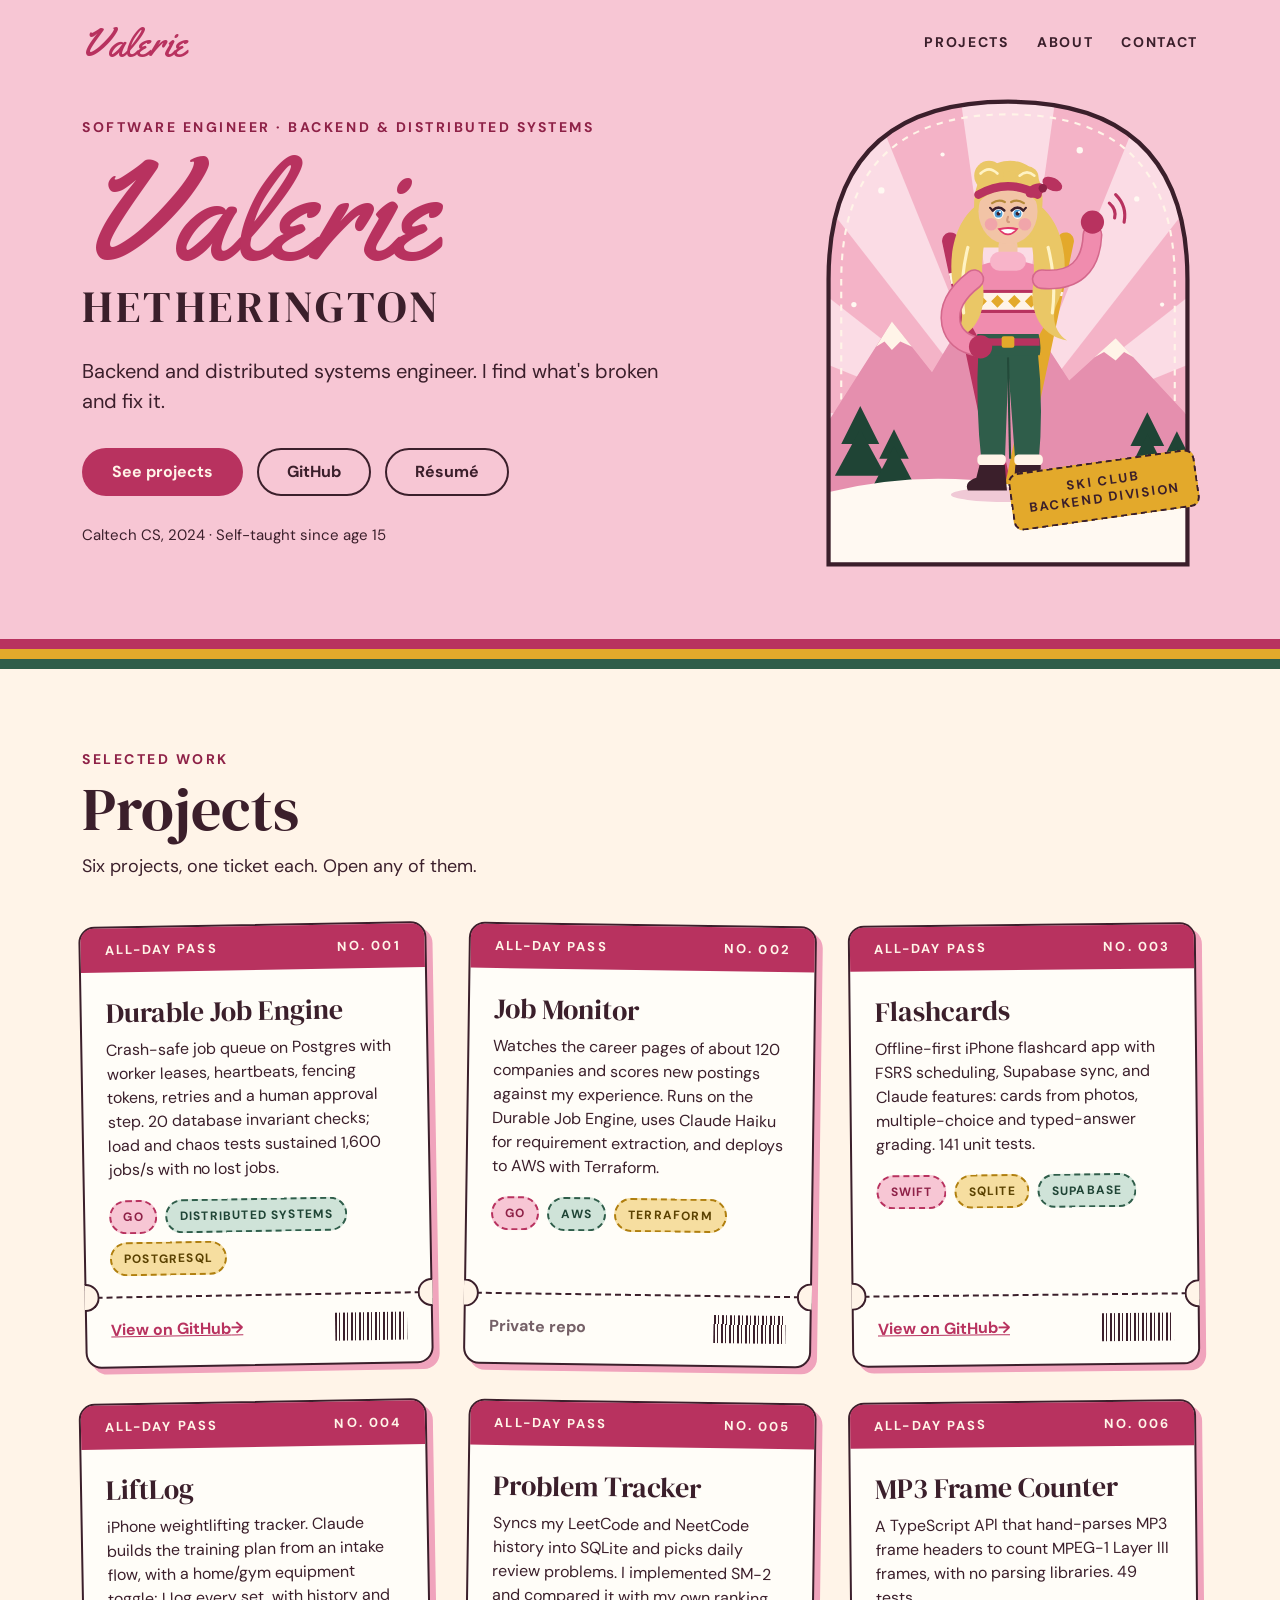
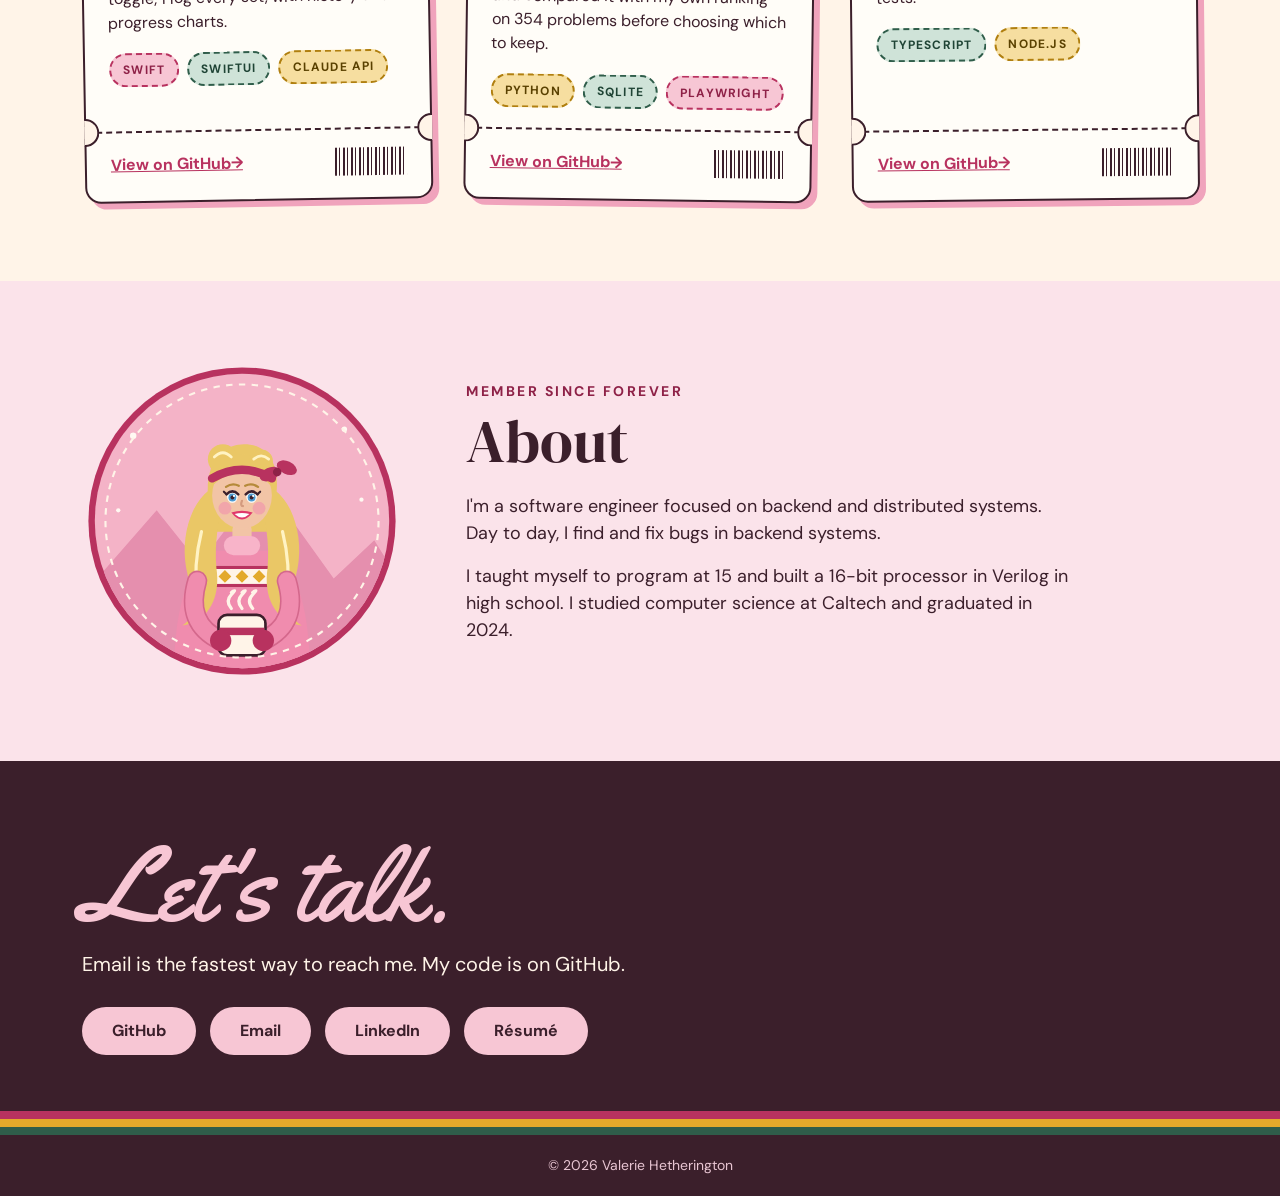
<file: index.html>
<!doctype html>
<html lang="en">
<head>
<meta charset="utf-8">
<meta name="viewport" content="width=device-width, initial-scale=1">
<title>Valerie Hetherington · Backend &amp; Distributed Systems Engineer</title>
<meta name="description" content="Valerie Hetherington is a software engineer focused on backend and distributed systems. Projects, background and contact.">
<meta name="theme-color" content="#F7C6D4">

<meta property="og:type" content="website">
<meta property="og:title" content="Valerie Hetherington · Backend &amp; Distributed Systems Engineer">
<meta property="og:description" content="Software engineer focused on backend and distributed systems. Projects, background and contact.">
<!-- Preview image URLs must be absolute. Update the domain here if you add a custom one. -->
<meta property="og:url" content="https://skifast.github.io/">
<meta property="og:image" content="https://skifast.github.io/assets/og-image.png">
<meta property="og:image:width" content="1200">
<meta property="og:image:height" content="630">
<meta property="og:image:alt" content="Valerie Hetherington, backend and distributed systems engineer, with an illustration of a smiling blonde skier in a pink sweater">
<meta name="twitter:card" content="summary_large_image">

<link rel="icon" href="favicon.svg" type="image/svg+xml">
<link rel="preconnect" href="https://fonts.googleapis.com">
<link rel="preconnect" href="https://fonts.gstatic.com" crossorigin>
<link href="https://fonts.googleapis.com/css2?family=DM+Sans:wght@400;500;700&amp;family=DM+Serif+Display&amp;family=Yellowtail&amp;display=swap" rel="stylesheet">
<link rel="stylesheet" href="styles.css">

<script type="application/ld+json">
{
  "@context": "https://schema.org",
  "@type": "Person",
  "name": "Valerie Hetherington",
  "jobTitle": "Software Engineer",
  "alumniOf": "California Institute of Technology",
  "sameAs": ["https://github.com/skifast"]
}
</script>
</head>
<body>
<a class="skip-link" href="#projects">Skip to projects</a>

<div class="hero-bg">
  <header class="container topbar">
    <a class="wordmark" href="#top" aria-label="Valerie, back to top">Valerie</a>
    <nav class="nav" aria-label="Main">
      <a href="#projects">Projects</a>
      <a href="#about">About</a>
      <a href="#contact">Contact</a>
    </nav>
  </header>

  <main id="top">
    <section class="container hero" aria-labelledby="hero-title">
      <div class="hero__text">
        <p class="eyebrow">Software engineer · Backend &amp; distributed systems</p>
        <h1 class="hero__name" id="hero-title">
          <span class="hero__first">Valerie</span>
          <span class="hero__last">Hetherington</span>
        </h1>
        <p class="hero__lede">Backend and distributed systems engineer. I find what's broken and fix it.</p>
        <div class="hero__actions">
          <a class="btn btn--primary" href="#projects">See projects</a>
          <a class="btn btn--outline" href="https://github.com/skifast" rel="noopener">GitHub</a>
          <!-- resume.pdf is a copy with the phone number and email removed -->
          <a class="btn btn--outline" href="resume.pdf">Résumé</a>
        </div>
        <p class="hero__facts">Caltech CS, 2024 · Self-taught since age 15</p>
      </div>
      <div class="hero__art">
        <img src="assets/hero.svg" width="360" height="460" fetchpriority="high"
             alt="Illustration of a smiling blonde woman in a pink knit sweater and green ski pants, one hand on her hip and the other waving, with two skis crossed behind her in front of snowy mountains">
        <div class="patch" aria-hidden="true">Ski Club<br>Backend Division</div>
      </div>
    </section>
  </main>
</div>

<div class="stripes" aria-hidden="true"><div></div><div></div><div></div></div>

<section class="section projects" id="projects" aria-labelledby="projects-title">
  <div class="container">
    <p class="eyebrow">Selected work</p>
    <h2 class="section-title" id="projects-title">Projects</h2>
    <p class="section-lede">Six projects, one ticket each. Open any of them.</p>

    <ul class="tickets">
      <li>
        <article class="ticket">
          <div class="ticket__band"><span>All-day pass</span><span>No. 001</span></div>
          <div class="ticket__body">
            <h3 class="ticket__title">Durable Job Engine</h3>
            <p class="ticket__text">Crash-safe job queue on Postgres with worker leases, heartbeats, fencing tokens, retries and a human approval step. 20 database invariant checks; load and chaos tests sustained 1,600 jobs/s with no lost jobs.</p>
            <ul class="tags">
              <li class="tag tag--pink">Go</li>
              <li class="tag tag--green">Distributed systems</li>
              <li class="tag tag--gold">PostgreSQL</li>
            </ul>
          </div>
          <div class="ticket__perf" aria-hidden="true"></div>
          <div class="ticket__foot">
            <a class="ticket__link" href="https://github.com/skifast/durable-job-engine" rel="noopener">View on GitHub<span class="sr-only">: Durable Job Engine</span> →</a>
            <div class="barcode" aria-hidden="true"></div>
          </div>
        </article>
      </li>

      <li>
        <article class="ticket">
          <div class="ticket__band"><span>All-day pass</span><span>No. 002</span></div>
          <div class="ticket__body">
            <h3 class="ticket__title">Job Monitor</h3>
            <p class="ticket__text">Watches the career pages of about 120 companies and scores new postings against my experience. Runs on the Durable Job Engine, uses Claude Haiku for requirement extraction, and deploys to AWS with Terraform.</p>
            <ul class="tags">
              <li class="tag tag--pink">Go</li>
              <li class="tag tag--green">AWS</li>
              <li class="tag tag--gold">Terraform</li>
            </ul>
          </div>
          <div class="ticket__perf" aria-hidden="true"></div>
          <div class="ticket__foot">
            <span class="ticket__note">Private repo</span>
            <div class="barcode" aria-hidden="true"></div>
          </div>
        </article>
      </li>

      <li>
        <article class="ticket">
          <div class="ticket__band"><span>All-day pass</span><span>No. 003</span></div>
          <div class="ticket__body">
            <h3 class="ticket__title">Flashcards</h3>
            <p class="ticket__text">Offline-first iPhone flashcard app with FSRS scheduling, Supabase sync, and Claude features: cards from photos, multiple-choice and typed-answer grading. 141 unit tests.</p>
            <ul class="tags">
              <li class="tag tag--pink">Swift</li>
              <li class="tag tag--gold">SQLite</li>
              <li class="tag tag--green">Supabase</li>
            </ul>
          </div>
          <div class="ticket__perf" aria-hidden="true"></div>
          <div class="ticket__foot">
            <a class="ticket__link" href="https://github.com/skifast/flashcards" rel="noopener">View on GitHub<span class="sr-only">: Flashcards</span> →</a>
            <div class="barcode" aria-hidden="true"></div>
          </div>
        </article>
      </li>

      <li>
        <article class="ticket">
          <div class="ticket__band"><span>All-day pass</span><span>No. 004</span></div>
          <div class="ticket__body">
            <h3 class="ticket__title">LiftLog</h3>
            <p class="ticket__text">iPhone weightlifting tracker. Claude builds the training plan from an intake flow, with a home/gym equipment toggle; I log every set, with history and progress charts.</p>
            <ul class="tags">
              <li class="tag tag--pink">Swift</li>
              <li class="tag tag--green">SwiftUI</li>
              <li class="tag tag--gold">Claude API</li>
            </ul>
          </div>
          <div class="ticket__perf" aria-hidden="true"></div>
          <div class="ticket__foot">
            <a class="ticket__link" href="https://github.com/skifast/liftlog" rel="noopener">View on GitHub<span class="sr-only">: LiftLog</span> →</a>
            <div class="barcode" aria-hidden="true"></div>
          </div>
        </article>
      </li>

      <li>
        <article class="ticket">
          <div class="ticket__band"><span>All-day pass</span><span>No. 005</span></div>
          <div class="ticket__body">
            <h3 class="ticket__title">Problem Tracker</h3>
            <p class="ticket__text">Syncs my LeetCode and NeetCode history into SQLite and picks daily review problems. I implemented SM-2 and compared it with my own ranking on 354 problems before choosing which to keep.</p>
            <ul class="tags">
              <li class="tag tag--gold">Python</li>
              <li class="tag tag--green">SQLite</li>
              <li class="tag tag--pink">Playwright</li>
            </ul>
          </div>
          <div class="ticket__perf" aria-hidden="true"></div>
          <div class="ticket__foot">
            <a class="ticket__link" href="https://github.com/skifast/problem-tracker" rel="noopener">View on GitHub<span class="sr-only">: Problem Tracker</span> →</a>
            <div class="barcode" aria-hidden="true"></div>
          </div>
        </article>
      </li>

      <li>
        <article class="ticket">
          <div class="ticket__band"><span>All-day pass</span><span>No. 006</span></div>
          <div class="ticket__body">
            <h3 class="ticket__title">MP3 Frame Counter</h3>
            <p class="ticket__text">A TypeScript API that hand-parses MP3 frame headers to count MPEG-1 Layer III frames, with no parsing libraries. 49 tests.</p>
            <ul class="tags">
              <li class="tag tag--green">TypeScript</li>
              <li class="tag tag--gold">Node.js</li>
            </ul>
          </div>
          <div class="ticket__perf" aria-hidden="true"></div>
          <div class="ticket__foot">
            <a class="ticket__link" href="https://github.com/skifast/mp3-frame-counter" rel="noopener">View on GitHub<span class="sr-only">: MP3 Frame Counter</span> →</a>
            <div class="barcode" aria-hidden="true"></div>
          </div>
        </article>
      </li>
    </ul>
  </div>
</section>

<section class="section about" id="about" aria-labelledby="about-title">
  <div class="container about__inner">
    <div class="about__art">
      <img src="assets/about.svg" width="300" height="300" loading="lazy"
           alt="Illustration of a smiling blonde woman in a pink knit sweater holding a mug of cocoa, with snowy mountains behind her">
    </div>
    <div class="about__text">
      <p class="eyebrow">Member since forever</p>
      <h2 class="section-title" id="about-title">About</h2>
      <p>I'm a software engineer focused on backend and distributed systems. Day to day, I find and fix bugs in backend systems.</p>
      <p>I taught myself to program at 15 and built a 16-bit processor in Verilog in high school. I studied computer science at Caltech and graduated in 2024.</p>
    </div>
  </div>
</section>

<footer class="contact" id="contact">
  <div class="container contact__inner">
    <h2 class="contact__title">Let's talk.</h2>
    <p class="contact__lede">Email is the fastest way to reach me. My code is on GitHub.</p>
    <div class="contact__actions">
      <a class="btn btn--light" href="https://github.com/skifast" rel="noopener">GitHub</a>
      <a class="btn btn--light" href="mailto:skifastnotlast@gmail.com">Email</a>
      <a class="btn btn--light" href="https://www.linkedin.com/in/valerie-hetherington/" rel="noopener">LinkedIn</a>
      <a class="btn btn--light" href="resume.pdf">Résumé</a>
    </div>
  </div>
  <div class="stripes stripes--thin" aria-hidden="true"><div></div><div></div><div></div></div>
  <p class="footer-note">© 2026 Valerie Hetherington</p>
</footer>
</body>
</html>
</file>
<file: styles.css>
/* Valerie Hetherington's portfolio.
   Colors and fonts live in :root, so changing the look is a one-place edit. */

:root {
  --cream: #FFF4E8;
  --paper: #FFFDF8;
  --pink: #F7C6D4;
  --blush: #FBE3EA;
  --accent: #B8325F;       /* main raspberry pink: wordmark, buttons, ticket bands */
  --accent-dark: #8E2147;  /* hover and small text on pink backgrounds */
  --mustard: #E3A92B;
  --forest: #2F5D4A;
  --ink: #3B1F2B;
  --pink-shadow: #F0A3BC;

  --script: "Yellowtail", cursive;
  --serif: "DM Serif Display", Georgia, serif;
  --sans: "DM Sans", system-ui, -apple-system, "Segoe UI", sans-serif;
}

*, *::before, *::after { box-sizing: border-box; }

html { scroll-behavior: smooth; }
@media (prefers-reduced-motion: reduce) {
  html { scroll-behavior: auto; }
  .ticket { transition: none; }
}

body {
  margin: 0;
  background: var(--cream);
  color: var(--ink);
  font-family: var(--sans);
  line-height: 1.5;
}

img { max-width: 100%; height: auto; }

a { color: var(--accent); }
a:hover { color: var(--accent-dark); }
a:focus-visible {
  outline: 3px solid var(--ink);
  outline-offset: 3px;
  border-radius: 4px;
}

.container {
  max-width: 1180px;
  margin: 0 auto;
  padding-left: 32px;
  padding-right: 32px;
}

.sr-only {
  position: absolute;
  width: 1px;
  height: 1px;
  margin: -1px;
  padding: 0;
  overflow: hidden;
  clip: rect(0 0 0 0);
  white-space: nowrap;
  border: 0;
}

.skip-link {
  position: absolute;
  left: 16px;
  top: -80px;
  z-index: 10;
  padding: 12px 20px;
  background: var(--ink);
  color: var(--cream);
  font-weight: 700;
  border-radius: 8px;
}
.skip-link:focus { top: 16px; color: var(--cream); }

.eyebrow {
  margin: 0 0 8px;
  font-size: 14px;
  font-weight: 700;
  letter-spacing: 0.18em;
  text-transform: uppercase;
  color: var(--accent-dark);
}

.section-title {
  margin: 0;
  font-family: var(--serif);
  font-weight: 400;
  font-size: clamp(40px, 6vw, 60px);
  line-height: 1.05;
}

.section { padding: 80px 0; }

/* Buttons */
.btn {
  display: inline-flex;
  align-items: center;
  min-height: 48px;
  padding: 0 28px;
  border: 2px solid transparent;
  border-radius: 999px;
  font-weight: 700;
  text-decoration: none;
}
.btn--primary { background: var(--accent); color: var(--cream); }
.btn--primary:hover { background: var(--accent-dark); color: var(--cream); }
.btn--outline { border-color: var(--ink); color: var(--ink); }
.btn--outline:hover { background: var(--ink); color: var(--cream); }
.btn--light { background: var(--pink); color: var(--ink); }
.btn--light:hover { background: var(--cream); color: var(--ink); }

/* Top bar and hero */
.hero-bg { background: var(--pink); }

.topbar {
  display: flex;
  flex-wrap: wrap;
  align-items: center;
  justify-content: space-between;
  gap: 8px 24px;
  padding-top: 20px;
}

.wordmark {
  font-family: var(--script);
  font-size: 40px;
  line-height: 1;
  color: var(--accent);
  text-decoration: none;
}
.wordmark:hover { color: var(--accent-dark); }

.nav { display: flex; flex-wrap: wrap; gap: 0 28px; }
.nav a {
  padding: 12px 0;
  color: var(--ink);
  font-size: 14px;
  font-weight: 700;
  letter-spacing: 0.12em;
  text-transform: uppercase;
  text-decoration: none;
}
.nav a:hover {
  color: var(--accent-dark);
  text-decoration: underline;
  text-underline-offset: 6px;
}

.hero {
  display: flex;
  flex-wrap: wrap;
  align-items: center;
  gap: 40px 56px;
  padding-top: 24px;
  padding-bottom: 64px;
}
.hero__text { flex: 1 1 440px; min-width: 0; }

.hero__name { margin: 0; font-weight: 400; line-height: 0.95; }
.hero__first {
  display: block;
  font-family: var(--script);
  font-size: clamp(72px, 11vw, 140px);
  color: var(--accent);
}
.hero__last {
  display: block;
  margin: 4px 0 24px;
  font-family: var(--serif);
  font-size: clamp(28px, 4vw, 44px);
  line-height: 1.1;
  letter-spacing: 0.08em;
  text-transform: uppercase;
}

.hero__lede { margin: 0 0 32px; max-width: 30em; font-size: 20px; }
.hero__actions { display: flex; flex-wrap: wrap; gap: 14px; }
.hero__facts { margin: 28px 0 0; font-size: 15px; }

.hero__art { position: relative; flex: 0 1 380px; min-width: 260px; }
.hero__art img { display: block; width: 100%; }

.patch {
  position: absolute;
  right: 0;
  bottom: 56px;
  padding: 10px 16px;
  transform: rotate(-8deg);
  background: var(--mustard);
  border: 2px dashed var(--ink);
  border-radius: 10px;
  font-size: 13px;
  font-weight: 700;
  line-height: 1.3;
  letter-spacing: 0.14em;
  text-align: center;
  text-transform: uppercase;
}

/* Sweater-stripe dividers */
.stripes div { height: 10px; }
.stripes div:nth-child(1) { background: var(--accent); }
.stripes div:nth-child(2) { background: var(--mustard); }
.stripes div:nth-child(3) { background: var(--forest); }
.stripes--thin div { height: 8px; }

/* Projects as lift tickets */
.section-lede { margin: 12px 0 0; max-width: 32em; font-size: 18px; }

.tickets {
  display: flex;
  flex-wrap: wrap;
  gap: 36px;
  margin: 44px 0 0;
  padding: 0;
  list-style: none;
}
.tickets > li { display: flex; flex: 1 1 300px; min-width: 0; }
/* tilt pattern repeats every three tickets */
.tickets > li:nth-child(3n+1) { --tilt: -1deg; }
.tickets > li:nth-child(3n+2) { --tilt: 0.8deg; }
.tickets > li:nth-child(3n)   { --tilt: -0.6deg; }

.ticket {
  display: flex;
  flex: 1;
  flex-direction: column;
  background: var(--paper);
  border: 2px solid var(--ink);
  border-radius: 16px;
  box-shadow: 6px 6px 0 var(--pink-shadow);
  transform: rotate(var(--tilt, 0deg));
  transition: transform 0.2s ease, box-shadow 0.2s ease;
}
.ticket:hover,
.ticket:focus-within {
  transform: rotate(0deg) translateY(-4px);
  box-shadow: 8px 10px 0 var(--pink-shadow);
}

.ticket__band {
  display: flex;
  align-items: center;
  justify-content: space-between;
  padding: 12px 24px;
  background: var(--accent);
  color: var(--cream);
  border-radius: 13px 13px 0 0;
  font-size: 13px;
  font-weight: 700;
  letter-spacing: 0.16em;
  text-transform: uppercase;
}

.ticket__body { flex: 1 1 auto; padding: 24px 24px 20px; }
.ticket__title {
  margin: 0 0 10px;
  font-family: var(--serif);
  font-weight: 400;
  font-size: 28px;
  line-height: 1.15;
}
.ticket__text { margin: 0 0 18px; }

.tags { display: flex; flex-wrap: wrap; gap: 8px; margin: 0; padding: 0; list-style: none; }
.tag {
  padding: 6px 12px;
  border: 2px dashed;
  border-radius: 999px;
  font-size: 12px;
  font-weight: 700;
  letter-spacing: 0.1em;
  text-transform: uppercase;
}
.tag--pink  { border-color: var(--accent); background: var(--pink); color: var(--accent-dark); }
.tag--green { border-color: var(--forest); background: #CFE3D8; color: #1F4435; }
.tag--gold  { border-color: #B07F0F; background: #F6DEA0; color: #5A4100; }

/* Perforated line with a notch on each side */
.ticket__perf { position: relative; height: 0; border-top: 2px dashed var(--ink); }
.ticket__perf::before,
.ticket__perf::after {
  content: "";
  position: absolute;
  top: -15px;
  width: 15px;
  height: 28px;
  background: var(--cream);
  border: 2px solid var(--ink);
}
.ticket__perf::before { left: -2px; border-left: 0; border-radius: 0 15px 15px 0; }
.ticket__perf::after { right: -2px; border-right: 0; border-radius: 15px 0 0 15px; }

.ticket__foot {
  display: flex;
  align-items: center;
  justify-content: space-between;
  gap: 16px;
  padding: 10px 24px 14px;
}
.ticket__link { display: inline-flex; align-items: center; min-height: 44px; font-weight: 700; }
.ticket__note { display: inline-flex; align-items: center; min-height: 44px; font-weight: 700; opacity: 0.7; } /* stands in for the link on private repos */

.barcode {
  width: 72px;
  height: 28px;
  background: repeating-linear-gradient(
    90deg,
    var(--ink) 0 2px, transparent 2px 4px, var(--ink) 4px 5px, transparent 5px 8px
  );
}

/* About */
.about { background: var(--blush); }
.about__inner { display: flex; flex-wrap: wrap; align-items: center; gap: 40px 64px; }
.about__art { flex: 0 1 320px; min-width: 240px; }
.about__art img { display: block; width: 100%; }
.about__text { flex: 1 1 400px; min-width: 0; }
.about__text .section-title { margin-bottom: 20px; }
.about__text p:not(.eyebrow) { margin: 0 0 16px; max-width: 34em; font-size: 18px; }

/* Contact footer */
.contact { background: var(--ink); color: var(--cream); }
.contact__inner { padding-top: 72px; padding-bottom: 56px; }
.contact__title {
  margin: 0;
  font-family: var(--script);
  font-weight: 400;
  font-size: clamp(56px, 9vw, 104px);
  line-height: 1;
  color: var(--pink);
}
.contact__lede { margin: 12px 0 28px; font-size: 20px; }
.contact__actions { display: flex; flex-wrap: wrap; gap: 14px; }
.contact a:focus-visible { outline-color: var(--pink); }
.footer-note { margin: 0; padding: 20px 32px; text-align: center; font-size: 14px; color: #E8C5D2; }

/* Phones */
@media (max-width: 560px) {
  .container { padding-left: 20px; padding-right: 20px; }
  .section { padding: 56px 0; }
  .hero { padding-bottom: 48px; }
  .tickets { gap: 28px; margin-top: 32px; }
  .contact__inner { padding-top: 56px; }
}
</file>
